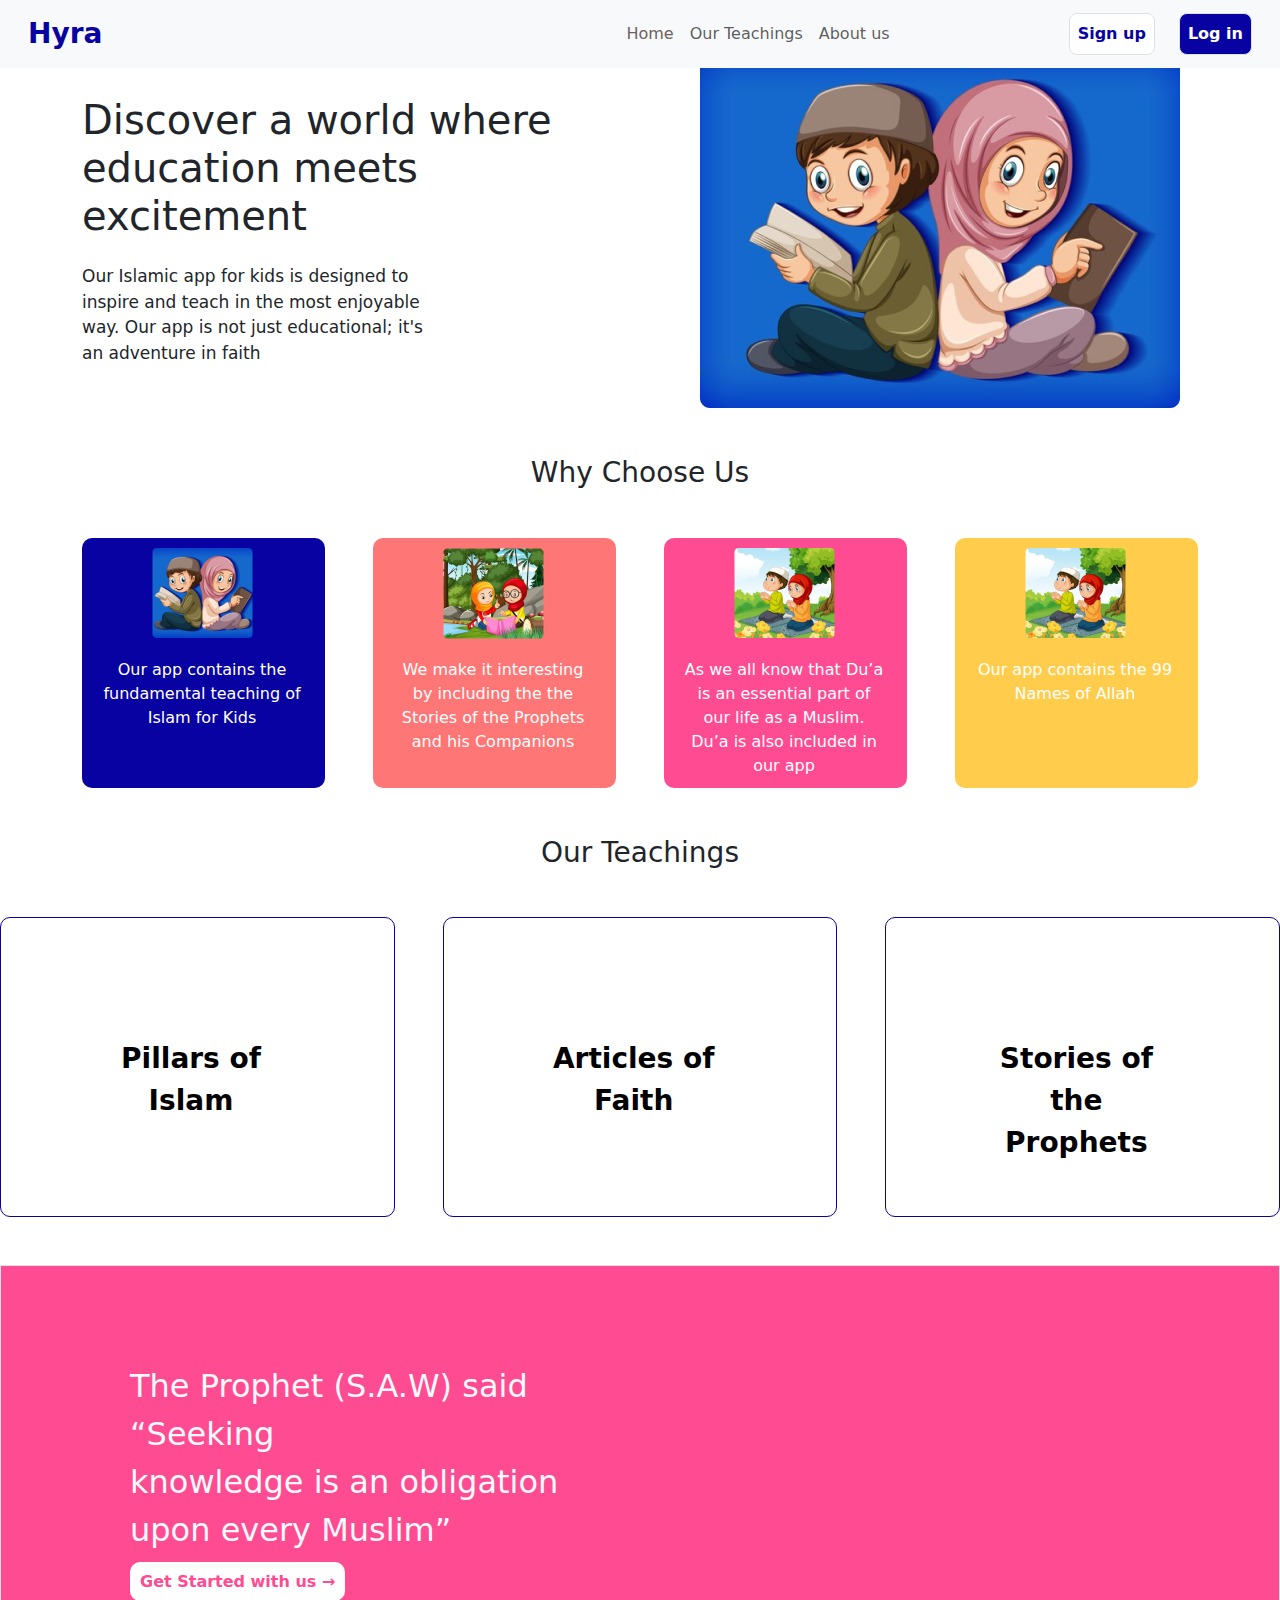
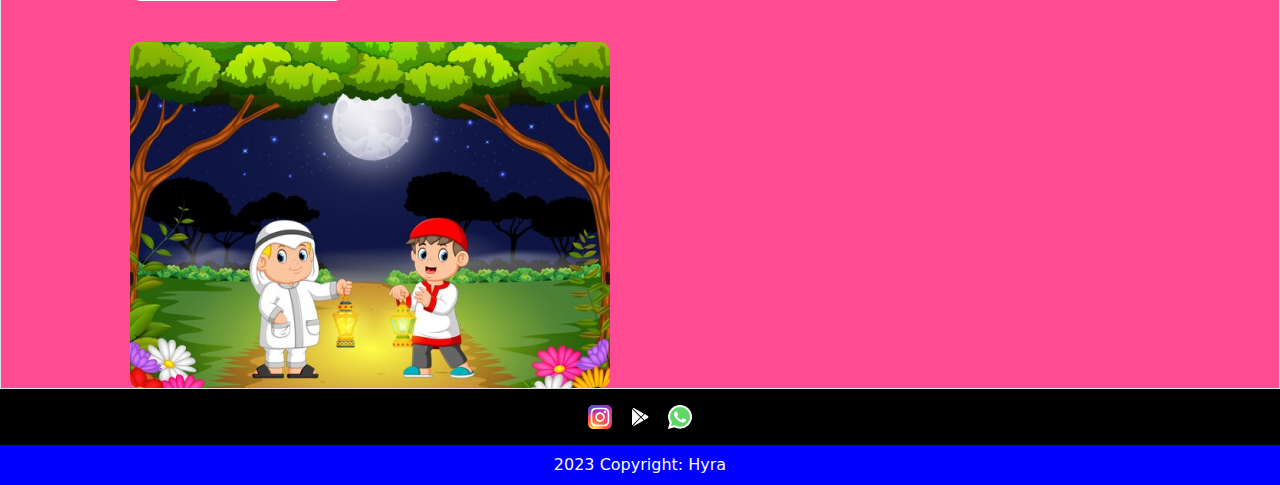
<file: index.html>
<!DOCTYPE html>
<html lang="en">
<head>
    <meta charset="UTF-8">
    <meta name="viewport" content="width=device-width, initial-scale=1.0">
    <title>Document</title>
    <link rel="stylesheet" href="style.css">
    <link rel="stylesheet" href="bootstrap.css">
    <link rel="preconnect" href="https://fonts.googleapis.com">
    <link rel="preconnect" href="https://fonts.gstatic.com" crossorigin>

</head>
<body>
    <nav class="navbar navbar-expand-lg bg-body-tertiary fixed-top">
        <div class="container-fluid ms-3 me-3">
          <a class="navbar-brand fw-bold fs-3" href="#" style="color: rgb(8,2,163);">Hyra</a>
          <button class="navbar-toggler" type="button" data-bs-toggle="collapse" data-bs-target="#navbarNavAltMarkup" aria-controls="navbarNavAltMarkup" aria-expanded="false" aria-label="Toggle navigation">
            <span class="navbar-toggler-icon"></span>
          </button>
          <div class="collapse navbar-collapse" id="navbarNavAltMarkup">
            <div class="navbar-nav">
              <a class="nav-link active" aria-current="page" href="#" style="color: rgb(109, 97, 97);">Home</a>
              <a class="nav-link" href="#">Our Teachings</a>
              <a class="nav-link" href="#">About us</a>
              <a class="nav-link disabled d-none" aria-disabled="true">Disabled</a>
            </div>
          </div>
          <button class=" border p-2 rounded-3  fw-bold me-4 signup">Sign up</button>
          <button class=" border p-2 rounded-3 fw-bold login" >Log in</button>
        </div>
      </nav>

      <div class="container justify-content-center">
         <div class="row mt-5">
            <div class="col-6">
                <h3 class="mt-5 fs-1"> 
                    Discover a world where <br> education meets excitement
                </h3>
                <p class="our mt-4">Our Islamic app for kids is designed to inspire and teach in the most enjoyable way. Our app is not just educational; it's an adventure in faith</p>
            </div>
            <div class="col ms-5 kids">
                <img src="images/hyra02.png" alt="">
            </div>
         </div>
      </div>

      <div>
         <h3 class="text-center mt-5">Why Choose Us</h3>

         <div class="container d-flex gap-5 justify-content-center mt-5">
                 <div class="teaching">
                    <img src="images/hyra08.png" alt="" >
                    <p class="d-inline app">Our app contains the fundamental teaching of Islam for Kids</p>
                 </div>

                 <div class="teaching">
                    <img src="images/hyra09.png" alt="" >
                    <p class="d-inline app">We make it interesting by including the the Stories of the Prophets and his Companions</p>
                 </div>

                 <div class="teaching">
                    <img src="images/hyra10.png" alt="" >
                    <p class="d-inline app">As we all know that Du’a is an essential part of our life as a Muslim. Du’a is also included in our app</p>
                 </div>

                 <div class="teaching">
                    <img src="images/hyra10.png" alt="" >
                    <p class="d-inline app">Our app contains the 99 Names of Allah</p>
                 </div>
         </div>
      </div>
      <h3 class="text-center mt-5">Our Teachings</h3>

      <div class="d-flex gap-5 justify-content-center  mt-5">
        <div class="pillars ">
            <!-- <img src="images/hyra08.png" alt="" > -->
            <p class="d-inline app fw-bold fs-3 ">Pillars of Islam</p>
         </div>

         <div class="pillars">
            <!-- <img src="images/hyra08.png" alt="" > -->
            <p class="d-inline app fw-bold fs-3">Articles of Faith</p>
         </div>

         <div class="pillars">
            <!-- <img src="images/hyra08.png" alt="" > -->
            <p class="d-inline app fw-bold fs-3">Stories of the Prophets</p>
         </div>

         
      </div>
      <div>
        <!-- <a href="" class=" ms-5 p-2 view">View All</a> -->
      </div>
    
    <div class="footer border mt-5" style=" background-color: rgb(255,75,145);">
        <div class="container mt-5">
            <div class="row gap-5">
               <div class="col-6">
                   <p class="fs-2 ms-5  mt-5 text-light">
                       The Prophet (S.A.W) said “Seeking <br> knowledge is an obligation upon every Muslim”
                   </p>
                   <a href="" class="get-started ms-5 fw-bold mt-3">Get Started with us &#x2192;</a>
               </div>
               <div class="col ms-5">
                   <img src="images/hyra11.png" alt="">
               </div>
            </div>
            <!-- <a href="" class="get-started">Get Started with us</a> -->
        </div>
      </div>
      <div class="footer" style="background-color: black;">
          <div class="d-flex justify-content-center gap-3 p-3">
            <img src="images/Instagram icon.svg" alt="">
            <img src="images/Playstore icon.svg" alt="">
            <img src="images/Whatsapp icon.svg" alt="">
          </div>

      </div>
      <div class="copyright " style="background-color: blue;">
         <div>
            <p class="text-center text-light p-2 mb-0">2023 Copyright: Hyra</p>
         </div>
      </div>
</body>
</html>
</file>
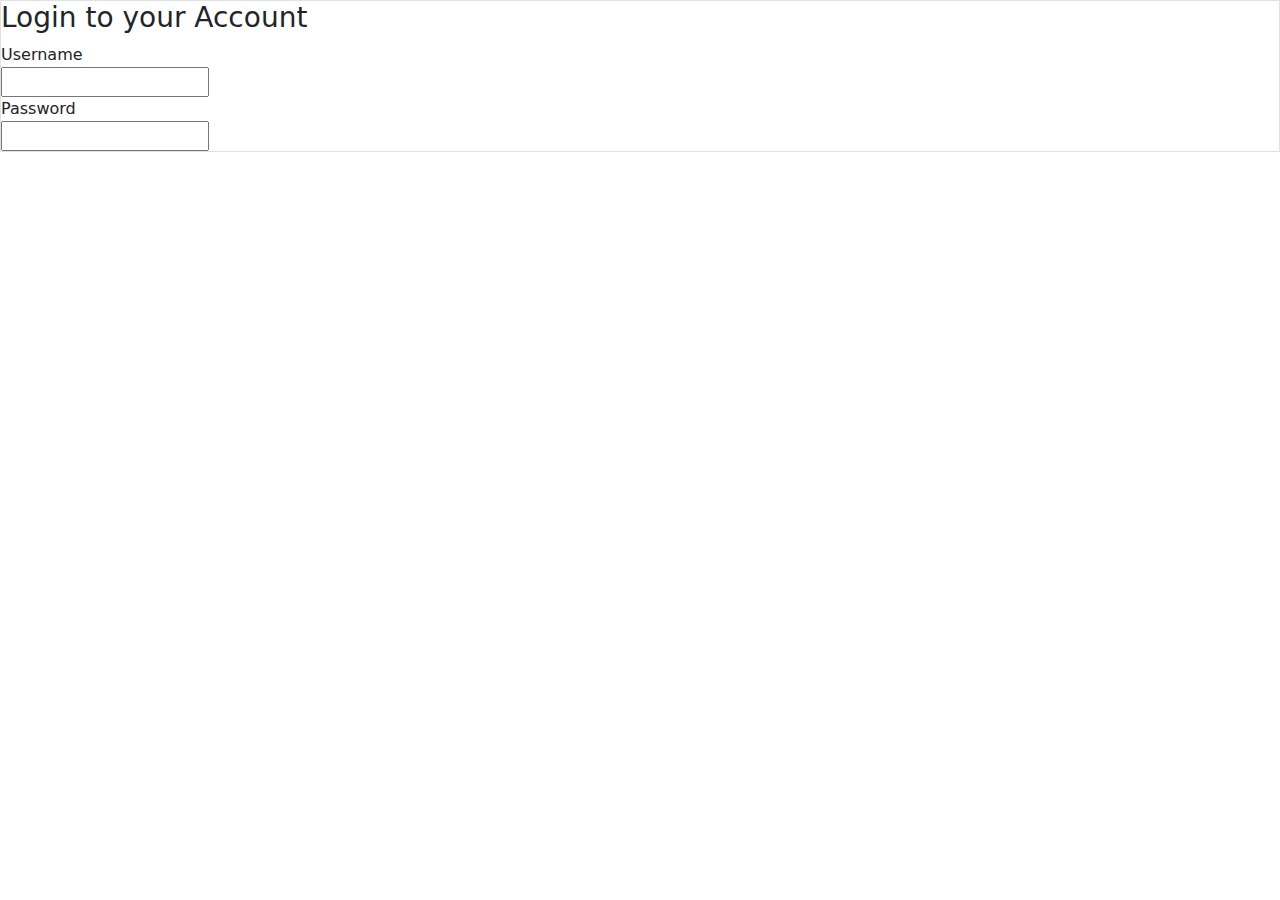
<file: login.html>
<!DOCTYPE html>
<html lang="en">
<head>
    <meta charset="UTF-8">
    <meta name="viewport" content="width=device-width, initial-scale=1.0">
    <title>Document</title>
    <link rel="stylesheet" href="bootstrap.css">
</head>
<body>
   <form action="" class="border">
      <h3>Login to your Account</h3>
      <label for="">Username</label><br>
      <input type="text"> <br>
      <label for="">Password</label><br>
      <input type="text" name="" id="">


   </form>
</body>
</html>
</file>
<file: style.css>
.body {
    font-family: "Inter", sans-serif;
    overflow: hidden;
}

.navbar-nav {
    margin-left: 500px;
}
.signup:hover {
     background-color: rgb(8,2,163);
     color: #fff;
}
.signup {
    background-color: #fff;
    color: rgb(8,2,163);
}
.login:hover {
    background-color: #fff;
    color: rgb(8,2,163);
}
.login {
    background-color: rgb(8,2,163);
    color: rgb(255, 255, 255);
}
.kids {
    
}
.our {
    width: 350px;
    /* border: 1px solid red; */
    font-size: 17px;
    
}
.app {
    position: absolute;
    top: 120px;
    left: 20px;
    text-align: center;
    width: 200px;
    color: #fff;
    
}
.teaching{
    /* border: 1px solid red; */
    width: 250px;
    height: 250px;
    padding: 10px;
    position: relative;
    background-color: rgb(8,2,163);
    border-radius: 10px;
}
.teaching img {
    margin-left: 60px;
}
.container {
    
}
.teaching:nth-child(2){
    background-color: rgb(255,118,118);
}
.teaching:nth-child(3){
    background-color: rgb(255,75,145);
}
.teaching:nth-child(4){
    background-color: rgb(255,205,75);
}
.pillars{
    /* border: 1px solid red; */
    width: 400px;
    height: 300px;
    padding: 10px;
    position: relative;
    border: 1px solid rgb(8,2,163);
    /* background-color: rgb(8,2,163); */
    border-radius: 10px;
}
.pillars p {
    color: black;
    /* border: 1px solid red; */
    text-align: center;
    margin-left: 70px;
}
.get-started {
    background-color: #fff;
    padding: 10px;
    color: rgb(255,75,145);
    text-decoration: none;
    border-radius: 10px;
    
    
    
}
.view {
    background-color: rgb(8,2,163);
    width: 200px;
    color: #fff;
    text-decoration: none;
    justify-self: center;
}
</file>
